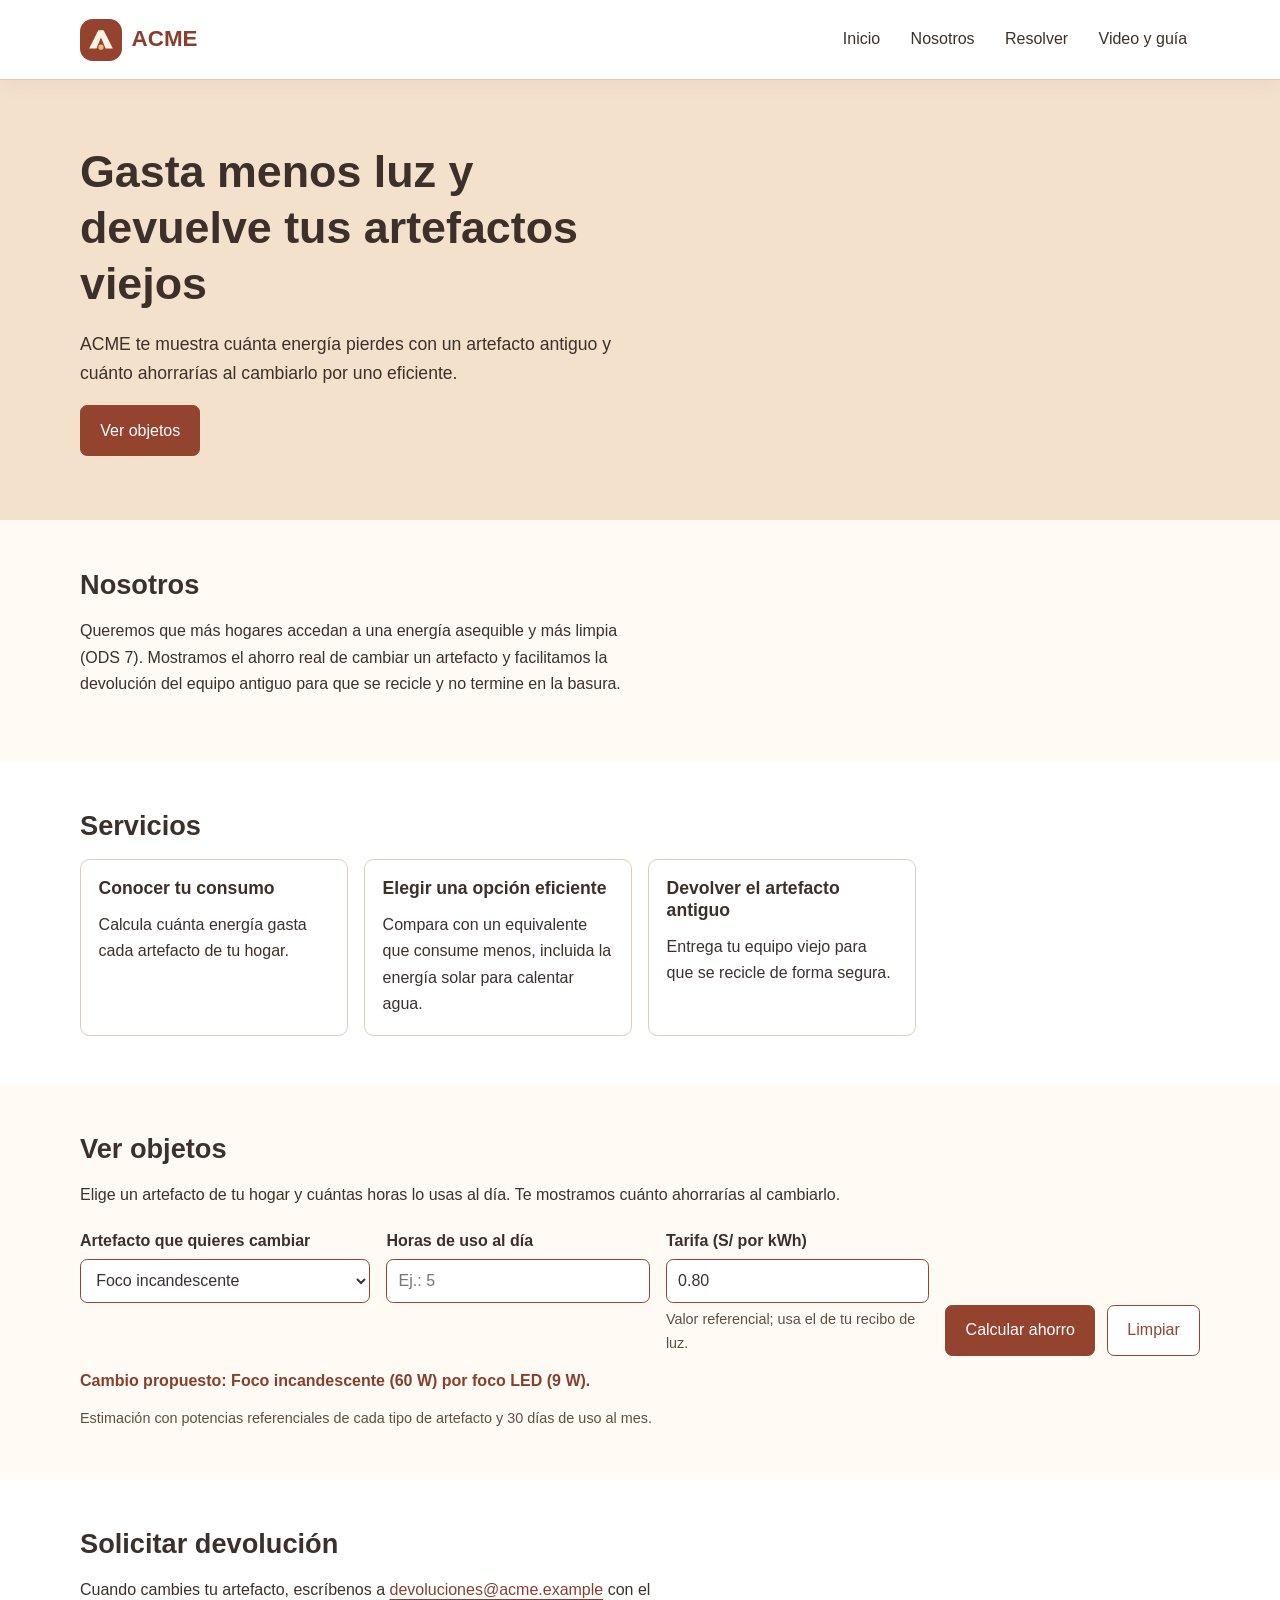
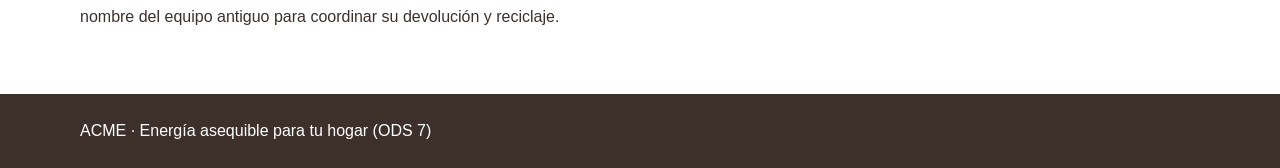
<file: index.html>
<!DOCTYPE html>
<html lang="es">
<head>
  <meta charset="UTF-8">
  <!-- PASO 1. El navegador debe utilizar el ancho real del celular. -->
  <meta name="viewport" content="width=device-width, initial-scale=1.0">
  <title>ACME | Ahorro de energía en el hogar</title>
  <link rel="icon" type="image/svg+xml" href="iconos/favicon.svg">
  <link rel="stylesheet" href="css/estilos.css">
  <!-- defer espera a que el HTML esté listo antes de ejecutar el JS. -->
  <script src="js/menu.js" defer></script>
  <!-- NUEVO: interacción individual (calculadora de ahorro de energía). También usa defer. -->
  <script src="js/calculadora-ahorro.js" defer></script>
</head>
<body>
  <!-- PASO 2. sticky en CSS mantiene este encabezado visible al bajar. -->
  <header class="cabecera">
    <div class="contenedor barra">
      <!-- Se conserva el logotipo original del archivo proporcionado. -->
      <a class="marca" href="#inicio" aria-label="ACME, ir al inicio">
        <img src="iconos/favicon.svg" alt="" width="42" height="42">
        ACME
      </a>
      <!-- PASO 3. El botón controla la navegación cuyo id es navegacion. -->
      <!-- Un button ya funciona con clic, toque, Enter y espacio. -->
      <button id="boton-menu" class="hamburguesa" type="button"
              aria-controls="navegacion" aria-expanded="false" aria-label="Abrir menú">
        <span class="lineas" aria-hidden="true"><span></span><span></span><span></span></span>
        <span id="texto-menu">Menú</span>
      </button>
      <nav id="navegacion" class="navegacion" aria-label="Navegación principal">
        <!-- PASO 4. Esta lista es horizontal en escritorio. -->
        <ul class="menu">
          <li><a href="#inicio">Inicio</a></li>
          <li><a href="#nosotros">Nosotros</a></li>
          <li>
            <!-- details y summary abren el submenú sin programar otro botón. -->
            <details id="resolver" class="desplegable">
              <summary>Resolver</summary>
              <!-- Esta lista se muestra verticalmente. -->
              <ul class="submenu">
                <li><a href="#servicios">Servicios</a></li>
                <li><a href="#orientador">Ver objetos</a></li>
                <li><a href="#contacto">Solicitar devolución</a></li>
              </ul>
            </details>
          </li>
          <li><a href="recursos.html">Video y guía</a></li>
        </ul>
      </nav>
    </div>
  </header>
  <main>
    <section id="inicio" class="hero" tabindex="-1">
      <div class="contenedor">
        <h1>Gasta menos luz y devuelve tus artefactos viejos</h1>
        <p>ACME te muestra cuánta energía pierdes con un artefacto antiguo y cuánto ahorrarías al cambiarlo por uno eficiente.</p>
        <a class="boton" href="#orientador">Ver objetos</a>
      </div>
    </section>

    <section id="nosotros" tabindex="-1">
      <div class="contenedor texto-ancho">
        <h2>Nosotros</h2>
        <p>Queremos que más hogares accedan a una energía asequible y más limpia (ODS 7). Mostramos el ahorro real de cambiar un artefacto y facilitamos la devolución del equipo antiguo para que se recicle y no termine en la basura.</p>
      </div>
    </section>

    <section id="servicios" tabindex="-1">
      <div class="contenedor">
        <h2>Servicios</h2>
        <div class="rejilla">
          <article class="servicio"><h3>Conocer tu consumo</h3><p>Calcula cuánta energía gasta cada artefacto de tu hogar.</p></article>
          <article class="servicio"><h3>Elegir una opción eficiente</h3><p>Compara con un equivalente que consume menos, incluida la energía solar para calentar agua.</p></article>
          <article class="servicio"><h3>Devolver el artefacto antiguo</h3><p>Entrega tu equipo viejo para que se recicle de forma segura.</p></article>
        </div>
      </div>
    </section>

    <!-- ================= INICIO DE LA INTERACCIÓN INDIVIDUAL ================= -->
    <section id="orientador" tabindex="-1">
      <div class="contenedor">
        <h2>Ver objetos</h2>
        <p>Elige un artefacto de tu hogar y cuántas horas lo usas al día. Te mostramos cuánto ahorrarías al cambiarlo.</p>

        <!-- novalidate: las validaciones y mensajes los controla JavaScript. -->
        <form id="form-ahorro" class="formulario" novalidate>
          <div class="campo">
            <label for="artefacto">Artefacto que quieres cambiar</label>
            <select id="artefacto">
              <option value="foco">Foco incandescente</option>
              <option value="tv">Televisor antiguo de plasma</option>
              <option value="pc">Computadora de escritorio antigua</option>
              <option value="terma">Terma eléctrica</option>
            </select>
          </div>
          <div class="campo">
            <label for="horas">Horas de uso al día</label>
            <input id="horas" type="number" inputmode="decimal" step="0.5" placeholder="Ej.: 5" aria-describedby="error-horas">
            <p id="error-horas" class="error" role="alert" hidden></p>
          </div>
          <div class="campo">
            <label for="tarifa">Tarifa (S/ por kWh)</label>
            <input id="tarifa" type="number" inputmode="decimal" step="0.01" value="0.80" aria-describedby="ayuda-tarifa error-tarifa">
            <p id="ayuda-tarifa" class="ayuda">Valor referencial; usa el de tu recibo de luz.</p>
            <p id="error-tarifa" class="error" role="alert" hidden></p>
          </div>
          <div class="acciones">
            <button class="boton" type="submit">Calcular ahorro</button>
            <button id="limpiar-calculo" class="boton boton-secundario" type="button">Limpiar</button>
          </div>
        </form>

        <!-- Vista previa del cambio que propone ACME (la escribe JS al elegir el artefacto). -->
        <p id="cambio-propuesto" class="contador"></p>

        <!-- role="status": el lector de pantalla anuncia cuando aparece el resultado. -->
        <div role="status" aria-live="polite">
          <div id="resultado" class="resultado" hidden>
            <h3>Tu ahorro estimado</h3>
            <dl class="datos">
              <div><dt>Consumo actual</dt><dd id="res-actual"></dd></div>
              <div><dt>Consumo con el equipo eficiente</dt><dd id="res-nuevo"></dd></div>
              <div><dt>Energía ahorrada al mes</dt><dd id="res-kwh"></dd></div>
              <div><dt>Dinero ahorrado al mes</dt><dd id="res-mes"></dd></div>
              <div><dt>Dinero ahorrado al año</dt><dd id="res-anio"></dd></div>
            </dl>
            <p id="res-porcentaje"></p>
            <a class="enlace-card" href="#contacto">Solicitar devolución de mi artefacto antiguo</a>
          </div>
        </div>
        <p class="ayuda">Estimación con potencias referenciales de cada tipo de artefacto y 30 días de uso al mes.</p>
      </div>
    </section>
    <!-- ================== FIN DE LA INTERACCIÓN INDIVIDUAL ================== -->

    <section id="contacto" tabindex="-1">
      <div class="contenedor texto-ancho">
        <h2>Solicitar devolución</h2>
        <p>Cuando cambies tu artefacto, escríbenos a <a href="mailto:devoluciones@acme.example">devoluciones@acme.example</a> con el nombre del equipo antiguo para coordinar su devolución y reciclaje.</p>
      </div>
    </section>
  </main>

  <footer class="pie">
    <div class="contenedor"><p>ACME · Energía asequible para tu hogar (ODS 7)</p></div>
  </footer>
</body>
</html>
</file>
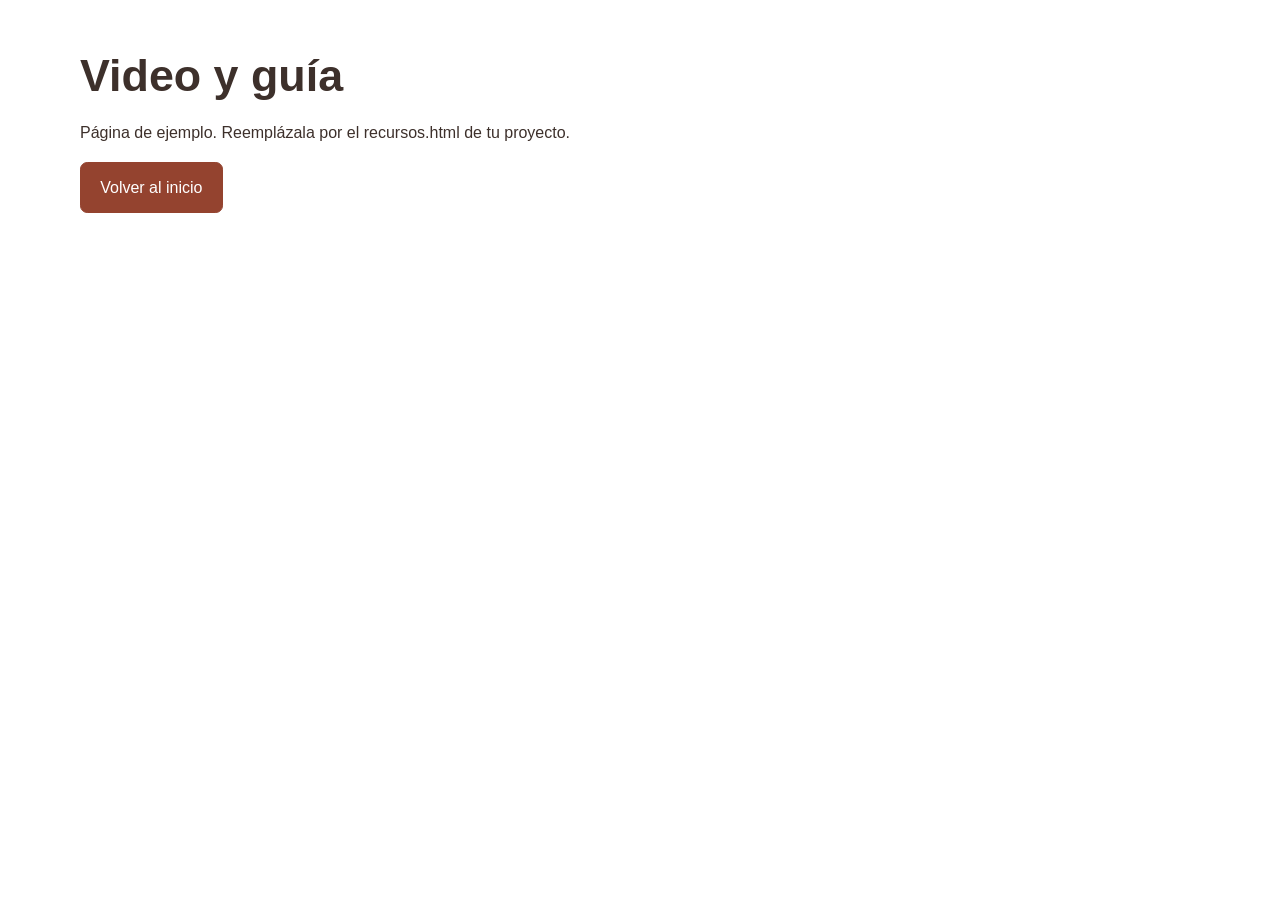
<file: recursos.html>
<!DOCTYPE html>
<html lang="es">
<head>
  <meta charset="UTF-8">
  <meta name="viewport" content="width=device-width, initial-scale=1.0">
  <title>ACME | Video y guía</title>
  <link rel="icon" type="image/svg+xml" href="iconos/favicon.svg">
  <link rel="stylesheet" href="css/estilos.css">
</head>
<body>
  <main class="contenedor" style="padding:3rem 0">
    <h1>Video y guía</h1>
    <p>Página de ejemplo. Reemplázala por el recursos.html de tu proyecto.</p>
    <a class="boton" href="index.html">Volver al inicio</a>
  </main>
</body>
</html>
</file>
<file: css/estilos.css>
/* PASO 1. Mantener los colores del ACME original: crema y terracota. */
* {
  box-sizing: border-box;
}
body {
  margin: 0;
  font-family: Arial, sans-serif;
  color: #3d302b;
  background: white;
  line-height: 1.65;
}
a {
  color: #87402e;
  text-underline-offset: 4px;
}
img {
  display: block;
  max-width: 100%;
  height: auto;
}
.contenedor {
  width: 92%;
  max-width: 1120px;
  margin: 0 auto;
}
/* PASO 2. El encabezado acompaña al usuario cuando baja por la página. */
.cabecera {
  position: sticky;
  top: 0;
  z-index: 100;
  background: white;
  border-bottom: 1px solid #dfcbb7;
  box-shadow: 0 4px 18px #59362210;
}
.barra {
  display: flex;
  align-items: center;
  justify-content: space-between;
  gap: 1rem;
  padding: 1rem 0;
}
.marca {
  display: flex;
  align-items: center;
  gap: .6rem;
  color: #87402e;
  text-decoration: none;
  font-size: 1.4rem;
  font-weight: bold;
}
/* PASO 3. En escritorio, las opciones se distribuyen horizontalmente. */
.menu {
  display: flex;
  align-items: center;
  gap: .3rem;
  list-style: none;
  margin: 0;
  padding: 0;
}
.menu a,
.menu summary {
  display: block;
  padding: .65rem .8rem;
  color: #3d302b;
  text-decoration: none;
  cursor: pointer;
}
.menu a:hover,
.menu summary:hover {
  background: #f4e1cc;
  border-radius: .4rem;
}
/* PASO 4. Resolver despliega esta lista vertical, debajo de su opción. */
.desplegable {
  position: relative;
}
.submenu {
  position: absolute;
  top: 100%;
  right: 0;
  width: 230px;
  padding: .5rem;
  margin: .3rem 0 0;
  list-style: none;
  background: white;
  border: 1px solid #d9bfa6;
  border-radius: .5rem;
  box-shadow: 0 8px 20px #59362220;
}
/* PASO 5. El botón hamburguesa se oculta en escritorio. */
.hamburguesa {
  display: none;
  align-items: center;
  gap: .65rem;
  min-height: 44px;
  padding: .55rem .8rem;
  border: 1px solid #94432f;
  border-radius: .45rem;
  background: #94432f;
  color: white;
  font: inherit;
  cursor: pointer;
}
.lineas {
  display: grid;
  gap: 4px;
  width: 22px;
}
.lineas span {
  display: block;
  height: 2px;
  background: white;
}
/* hidden lo cambia JS: oculto significa que los enlaces tampoco reciben Tab. */
[hidden] {
  display: none !important;
}
/* PASO 6. Foco visible para personas que navegan con el teclado. */
a:focus-visible,
button:focus-visible,
summary:focus-visible {
  outline: 3px solid #a84e00;
  outline-offset: 4px;
}
/* Si se integra en la landing, dejar espacio sobre los destinos del menú. */
section[id] {
  scroll-margin-top: 110px;
}

/* PASO 7. CELULAR: 600 px o menos. El JS usa el mismo límite. */
@media (max-width: 600px) {
  .barra {
    padding: .6rem 0;
  }
  .marca {
    font-size: 1.2rem;
  }
  .marca img {
    width: 30px;
  }
  .hamburguesa {
    display: inline-flex;
  }
  .navegacion {
    position: absolute;
    top: 100%;
    left: 0;
    width: 100%;
    max-height: 70vh;
    overflow-y: auto;
    padding: .5rem 4%;
    background: white;
    border-bottom: 1px solid #dfcbb7;
    box-shadow: 0 8px 20px #59362220;
  }
  .menu {
    flex-direction: column;
    align-items: stretch;
    gap: 0;
  }
  /* El submenú ocupa su lugar dentro de la navegación móvil. */
  .submenu {
    position: static;
    width: 100%;
    margin: 0;
    box-shadow: none;
    background: #fffaf3;
  }
  section[id] {
    scroll-margin-top: 90px;
  }
}

/* ===================== NUEVO: secciones de la landing ===================== */
section[tabindex="-1"]:focus { outline: none; }
main section { padding: 3rem 0; }
main section:nth-of-type(even) { background: #fffaf3; }
h1, h2, h3 { line-height: 1.25; color: #3d302b; margin: 0 0 .75rem; }
h1 { font-size: clamp(1.8rem, 5vw, 2.8rem); max-width: 22ch; }
h2 { font-size: 1.7rem; }
h3 { font-size: 1.1rem; }
.texto-ancho p { max-width: 65ch; }
.hero { background: #f4e1cc; padding: 4rem 0; }
.hero p { max-width: 55ch; font-size: 1.1rem; }
.boton {
  display: inline-block;
  min-height: 44px;
  padding: .7rem 1.2rem;
  border: 1px solid #94432f;
  border-radius: .45rem;
  background: #94432f;
  color: white;
  font: inherit;
  text-decoration: none;
  cursor: pointer;
}
.boton:hover { background: #7c3624; }
.boton-secundario { background: white; color: #94432f; }
.boton-secundario:hover { background: #f4e1cc; }
.rejilla { display: grid; grid-template-columns: repeat(auto-fill, minmax(240px, 1fr)); gap: 1rem; list-style: none; margin: 1rem 0 0; padding: 0; }
.servicio { background: white; border: 1px solid #dfcbb7; border-radius: .6rem; padding: 1.1rem; }
.servicio p { margin: 0; }

/* ----- Calculadora de ahorro (interacción individual) ----- */
.formulario { display: flex; flex-wrap: wrap; align-items: flex-start; gap: 1rem; margin: 1.2rem 0 .5rem; }
.campo { display: flex; flex-direction: column; gap: .3rem; flex: 1 1 220px; }
.campo label { font-weight: bold; }
.campo input, .campo select {
  min-height: 44px;
  padding: .5rem .7rem;
  border: 1px solid #94432f;
  border-radius: .45rem;
  font: inherit;
  background: white;
  color: #3d302b;
}
.campo input:focus-visible, .campo select:focus-visible { outline: 3px solid #a84e00; outline-offset: 2px; }
.campo input[aria-invalid="true"] { border: 2px solid #a4160a; }
.acciones { display: flex; gap: .75rem; flex-wrap: wrap; align-self: flex-end; }
.ayuda { margin: 0; font-size: .9rem; color: #5f4e46; }
.error { margin: 0; font-size: .95rem; font-weight: bold; color: #a4160a; }
.contador { margin: .8rem 0; font-weight: bold; color: #87402e; }
.resultado { margin-top: 1rem; padding: 1.2rem; border: 2px solid #94432f; border-radius: .6rem; background: white; }
.datos { display: grid; grid-template-columns: repeat(auto-fit, minmax(200px, 1fr)); gap: .75rem; margin: 0 0 1rem; }
.datos div { padding: .7rem; border: 1px solid #dfcbb7; border-radius: .5rem; background: #fffaf3; }
.datos dt { font-size: .9rem; color: #5f4e46; }
.datos dd { margin: 0; font-size: 1.3rem; font-weight: bold; color: #87402e; }
.enlace-card { display: inline-block; font-weight: bold; }
.resultado p { margin: 0 0 .6rem; }
.pie { padding: 1.5rem 0; background: #3d302b; color: white; }
.pie p { margin: 0; }
</file>
